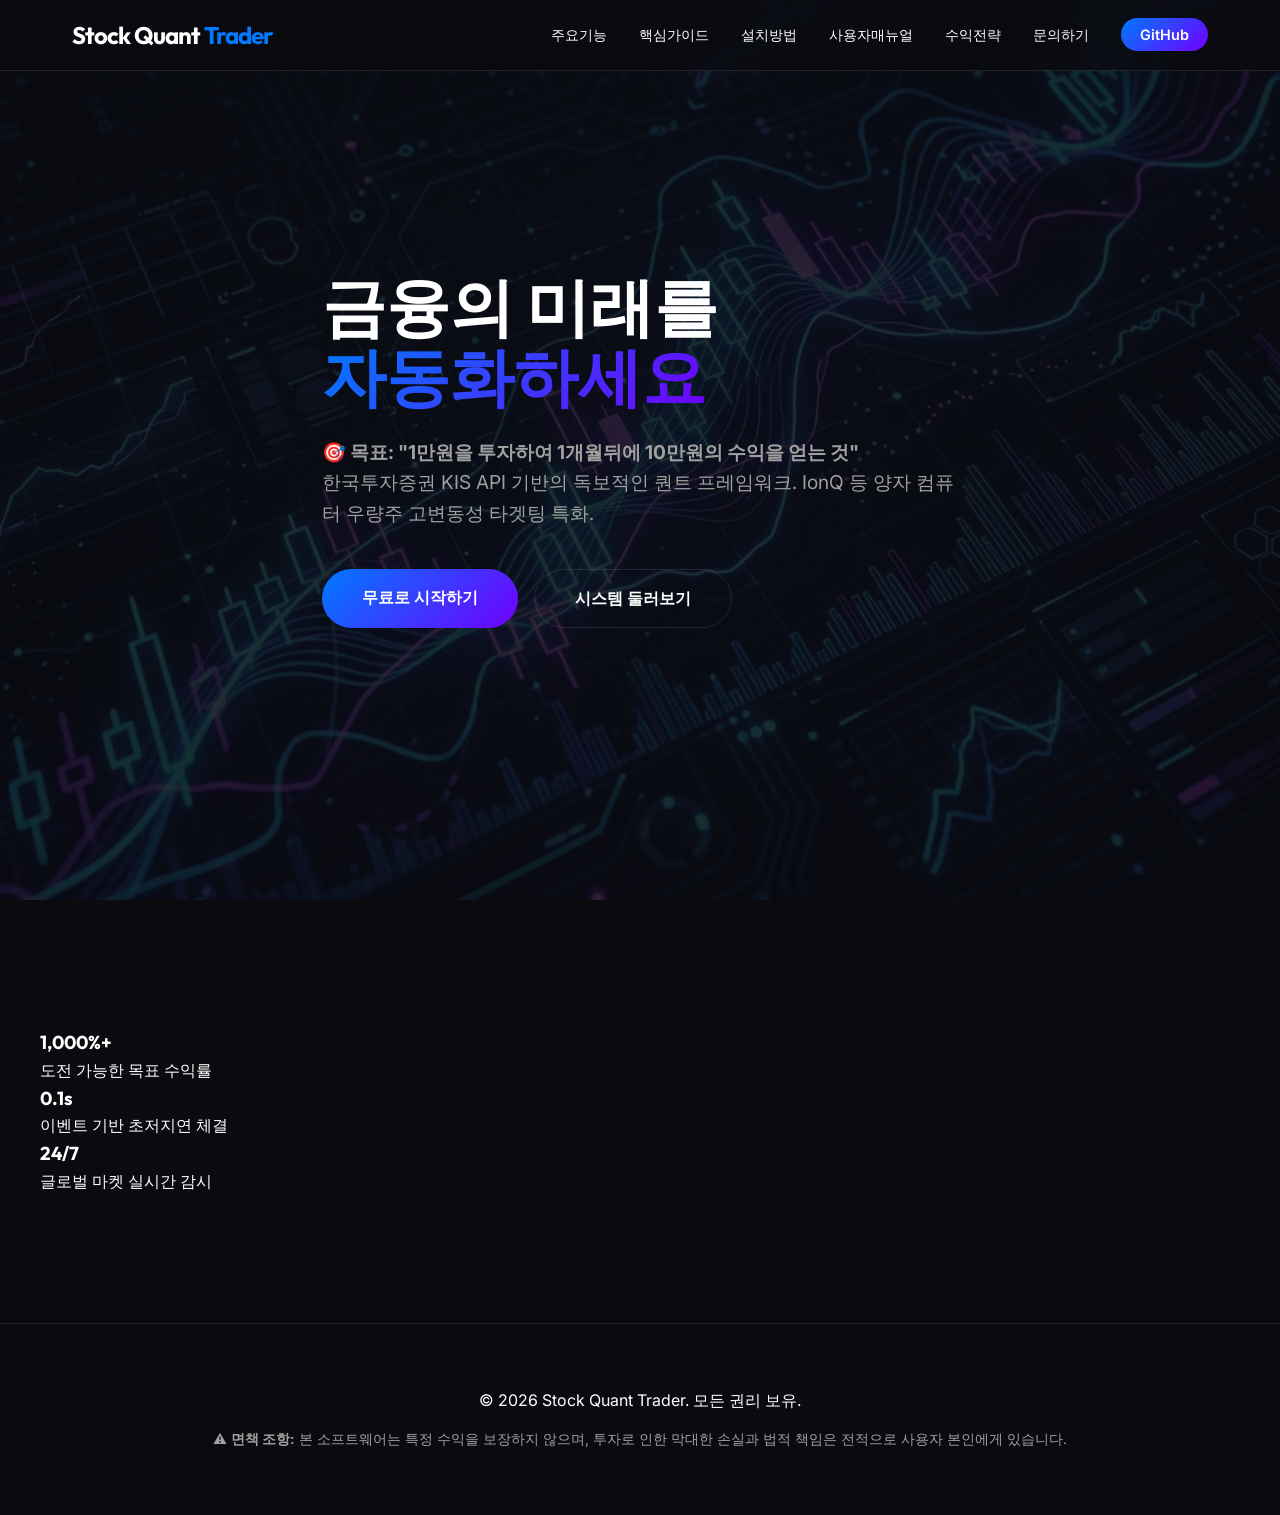
<file: docs/index.html>
<!DOCTYPE html>
<html lang="ko">
<head>
    <meta charset="UTF-8">
    <meta name="viewport" content="width=device-width, initial-scale=1.0">
    <title>Stock Quant Trader - 데이터로 증명하는 완성형 자동매매</title>
    <link rel="stylesheet" href="style.css">
    <link href="https://fonts.googleapis.com/css2?family=Inter:wght@300;400;600;800&family=Outfit:wght@400;700&display=swap" rel="stylesheet">
</head>
<body>
    <header id="main-header">
        <nav class="container">
            <div class="logo"><a href="index.html" style="text-decoration:none; color:inherit;">Stock Quant <span>Trader</span></a></div>
            <ul class="nav-links">
                <li><a href="features.html">주요기능</a></li>
                <li><a href="high_profit.html">핵심가이드</a></li>
                <li><a href="installation.html">설치방법</a></li>
                <li><a href="manual.html">사용자매뉴얼</a></li>
                <li><a href="strategy.html">수익전략</a></li>
                <li><a href="contact.html">문의하기</a></li>
                <li><a href="https://github.com/leemgs/stock-quant-trader" class="btn-github">GitHub</a></li>
            </ul>
        </nav>
    </header>

    <section id="hero" style="background-image: linear-gradient(rgba(10, 10, 15, 0.85), rgba(10, 10, 15, 0.85)), url('images/hero_bg.png');">
        <div class="container hero-content">
            <h1 class="fade-in">금융의 미래를<br><span class="gradient-text">자동화하세요</span></h1>
            <p class="fade-in delay-1"><strong>🎯 목표: "1만원을 투자하여 1개월뒤에 10만원의 수익을 얻는 것"</strong><br>한국투자증권 KIS API 기반의 독보적인 퀀트 프레임워크. IonQ 등 양자 컴퓨터 우량주 고변동성 타겟팅 특화.</p>
            <div class="hero-btns fade-in delay-2">
                <a href="installation.html" class="btn-primary">무료로 시작하기</a>
                <a href="features.html" class="btn-secondary">시스템 둘러보기</a>
            </div>
        </div>
    </section>

    <section class="container section">
        <div class="summary-grid">
            <div class="summary-item">
                <h3>1,000%+</h3>
                <p>도전 가능한 목표 수익률</p>
            </div>
            <div class="summary-item">
                <h3>0.1s</h3>
                <p>이벤트 기반 초저지연 체결</p>
            </div>
            <div class="summary-item">
                <h3>24/7</h3>
                <p>글로벌 마켓 실시간 감시</p>
            </div>
        </div>
    </section>

    <footer id="main-footer">
        <div class="container">
            <p>&copy; 2026 Stock Quant Trader. 모든 권리 보유.</p>
            <p class="disclaimer" style="margin-top:1rem; font-size:0.85rem; color:var(--text-muted);">⚠️ <strong>면책 조항:</strong> 본 소프트웨어는 특정 수익을 보장하지 않으며, 투자로 인한 막대한 손실과 법적 책임은 전적으로 사용자 본인에게 있습니다.</p>
        </div>
    </footer>
    <script src="script.js"></script>
</body>
</html>
</file>
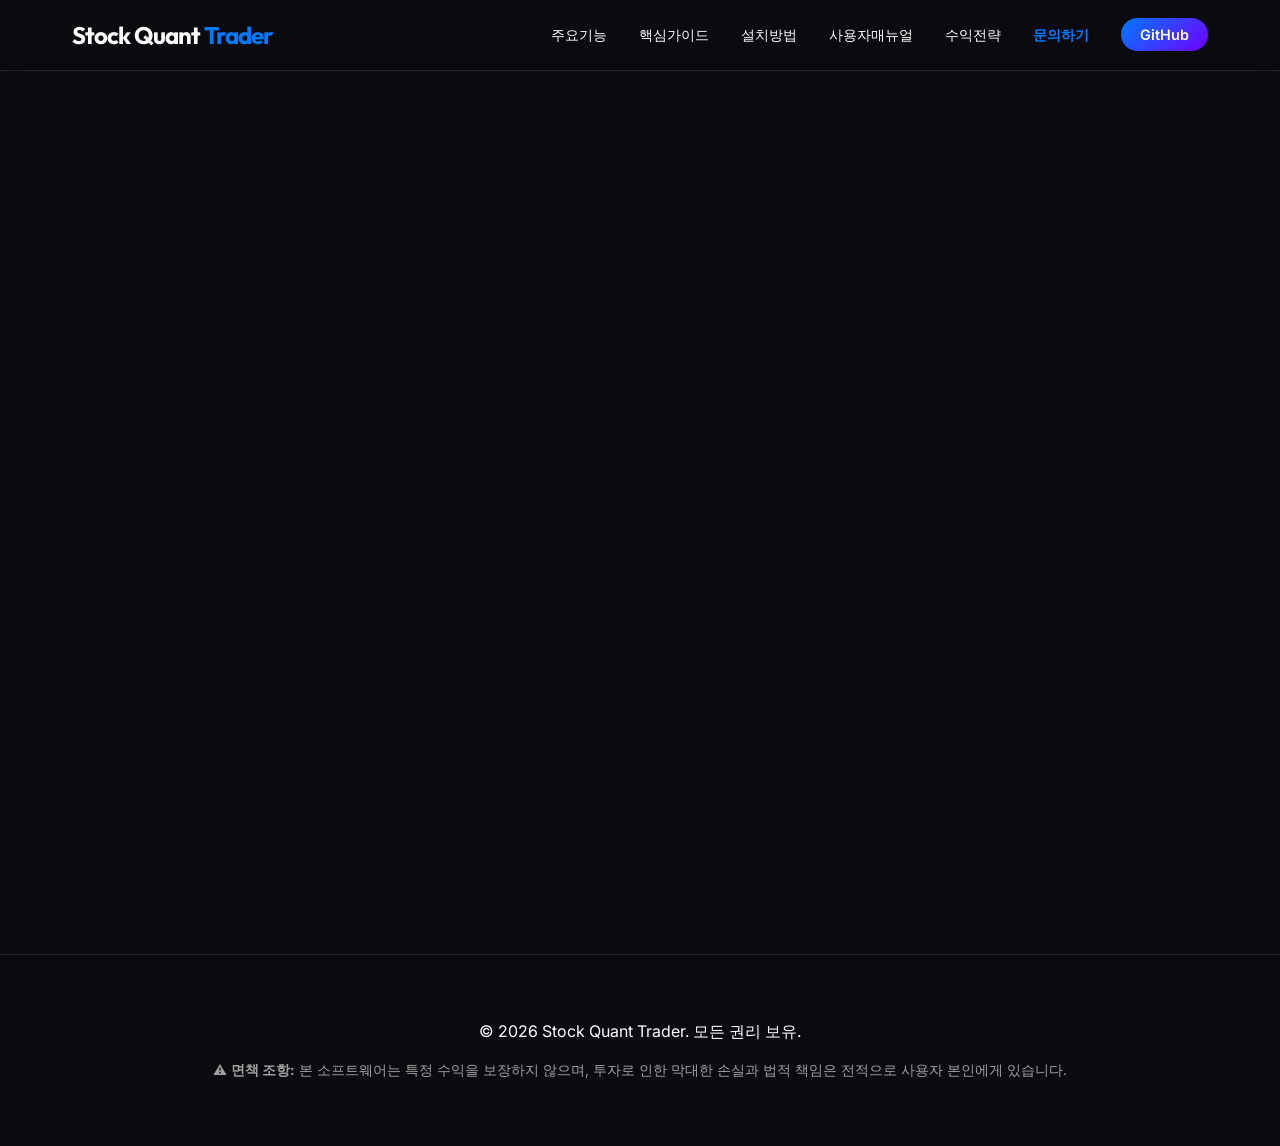
<file: docs/contact.html>
<!DOCTYPE html>
<html lang="ko">
<head>
    <meta charset="UTF-8">
    <meta name="viewport" content="width=device-width, initial-scale=1.0">
    <title>문의하기 - Stock Quant Trader</title>
    <link rel="stylesheet" href="style.css">
    <link href="https://fonts.googleapis.com/css2?family=Inter:wght@300;400;600;800&family=Outfit:wght@400;700&display=swap" rel="stylesheet">
</head>
<body>
    <header id="main-header">
        <nav class="container">
            <div class="logo"><a href="index.html" style="text-decoration:none; color:inherit;">Stock Quant <span>Trader</span></a></div>
            <ul class="nav-links">
                <li><a href="features.html">주요기능</a></li>
                <li><a href="high_profit.html">핵심가이드</a></li>
                <li><a href="installation.html">설치방법</a></li>
                <li><a href="manual.html">사용자매뉴얼</a></li>
                <li><a href="strategy.html">수익전략</a></li>
                <li><a href="contact.html" class="active">문의하기</a></li>
                <li><a href="https://github.com/leemgs/stock-quant-trader" class="btn-github">GitHub</a></li>
            </ul>
        </nav>
    </header>

    <main class="container section">
        <div class="contact-card fade-in">
            <h2 style="font-size: 2.5rem; margin-bottom: 1rem;">📬 기술 지원 및 문의</h2>
            <p style="color: var(--text-muted); font-size: 1.1rem; margin-bottom: 2.5rem;">프로그램 설치 중 오류가 발생하거나, 전략 커스터마이징에 도움이 필요하신가요?<br>언제든 아래 이메일로 연락해 주시면 성심껏 답변해 드리겠습니다.</p>
            <a href="mailto:leemgs@gmail.com" class="email-box">
                <span class="email-label">공식 문의처 (Official Support)</span>
                <span class="email-link">leemgs@gmail.com</span>
            </a>
            <div class="support-info">
                <p><strong>업무 시간</strong>: 평일 오전 10시 - 오후 6시</p>
                <p><strong>답변 속도</strong>: 평균 24시간 이내 (공휴일 제외)</p>
            </div>
            <p class="small-text">매매 알고리즘 및 시스템 로직에 관한 전문적인 상담이 가능합니다.</p>
        </div>
    </main>

    <footer id="main-footer">
        <div class="container">
            <p>&copy; 2026 Stock Quant Trader. 모든 권리 보유.</p>
            <p class="disclaimer" style="margin-top:1rem; font-size:0.85rem; color:var(--text-muted);">⚠️ <strong>면책 조항:</strong> 본 소프트웨어는 특정 수익을 보장하지 않으며, 투자로 인한 막대한 손실과 법적 책임은 전적으로 사용자 본인에게 있습니다.</p>
        </div>
    </footer>
</body>
</html>
</file>
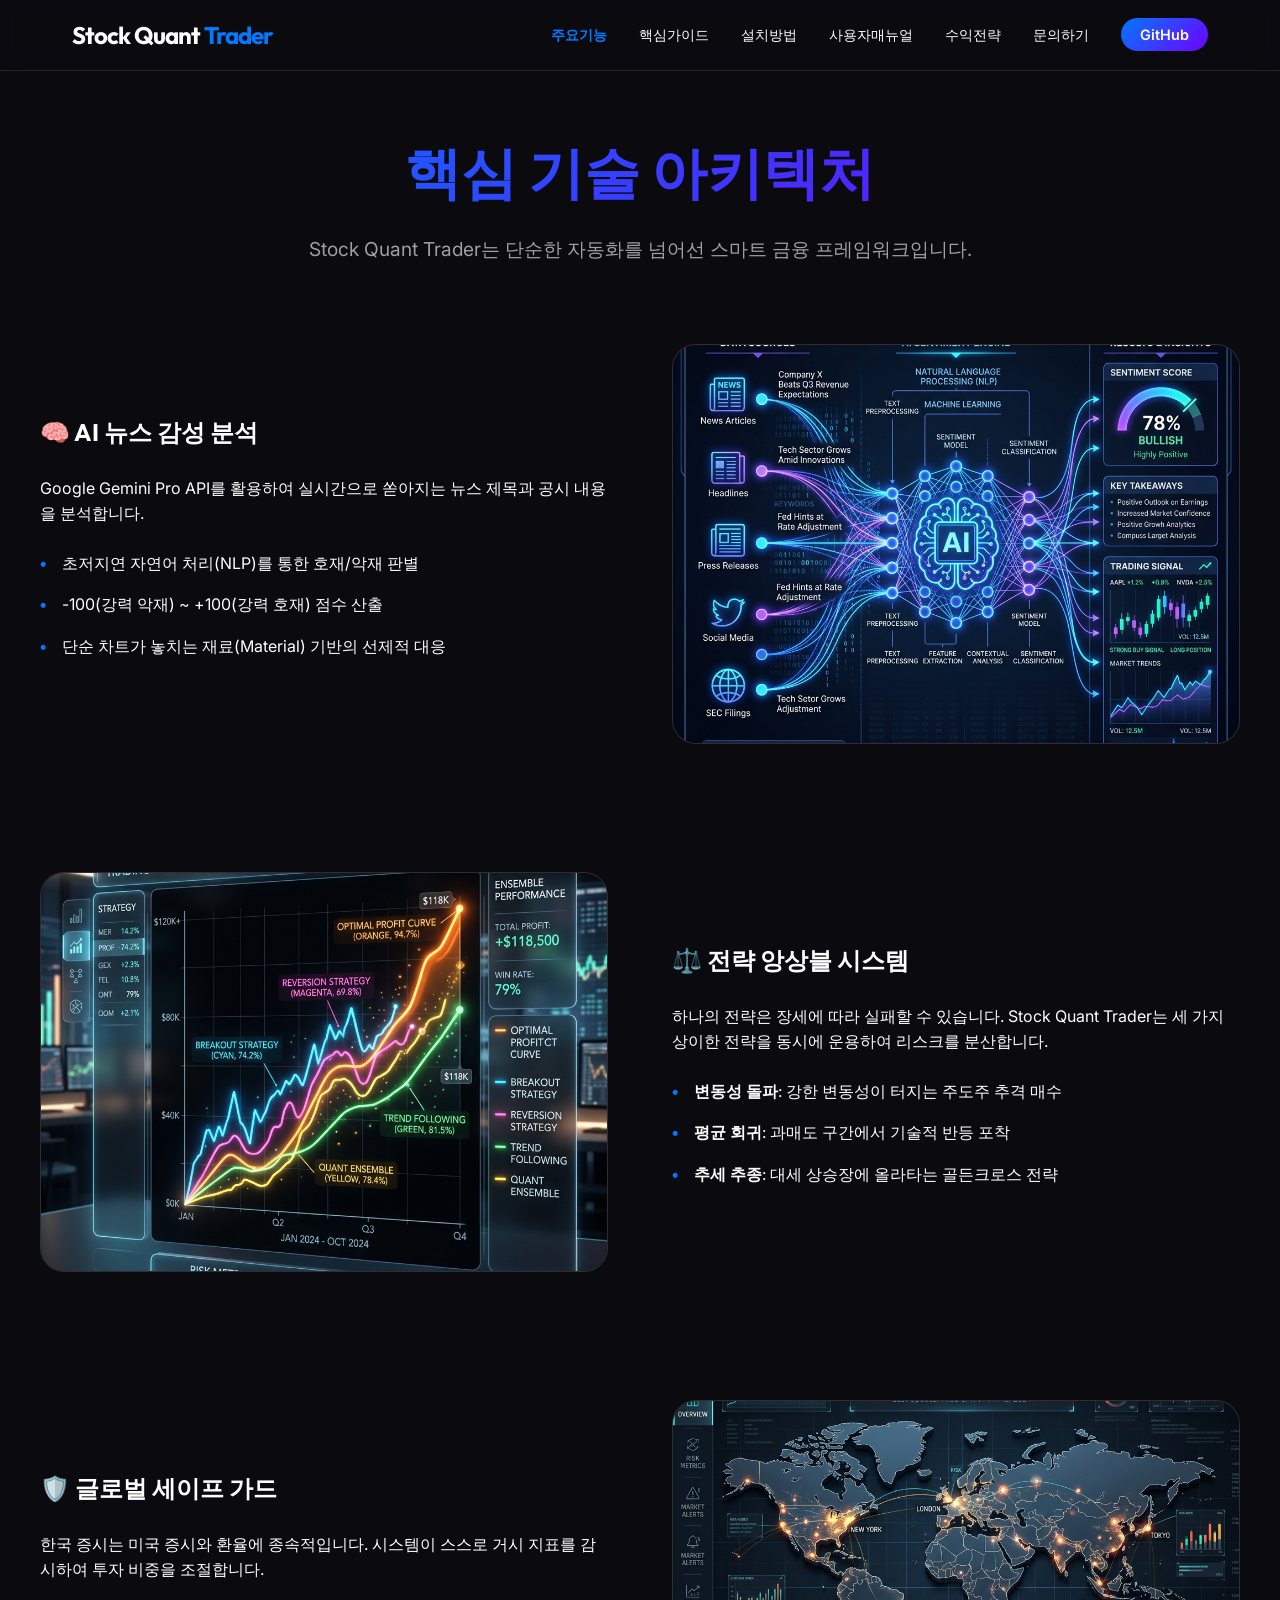
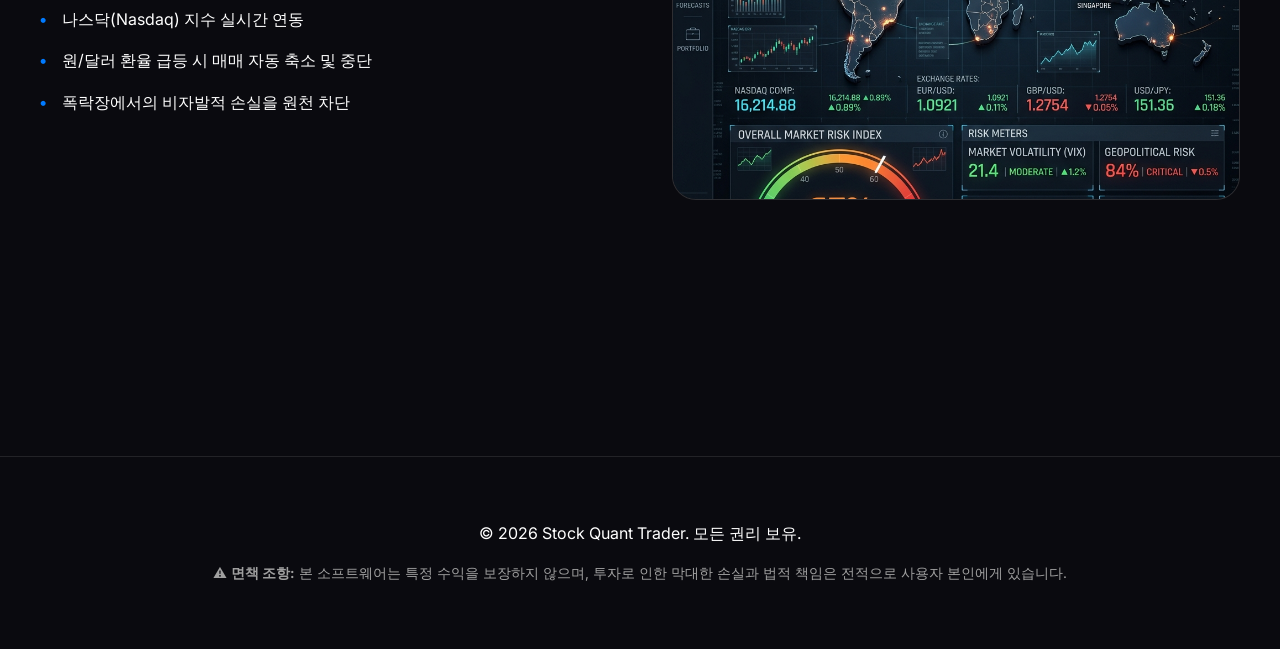
<file: docs/features.html>
<!DOCTYPE html>
<html lang="ko">
<head>
    <meta charset="UTF-8">
    <meta name="viewport" content="width=device-width, initial-scale=1.0">
    <title>주요기능 - Stock Quant Trader</title>
    <link rel="stylesheet" href="style.css">
    <link href="https://fonts.googleapis.com/css2?family=Inter:wght@300;400;600;800&family=Outfit:wght@400;700&display=swap" rel="stylesheet">
</head>
<body>
    <header id="main-header">
        <nav class="container">
            <div class="logo"><a href="index.html" style="text-decoration:none; color:inherit;">Stock Quant <span>Trader</span></a></div>
            <ul class="nav-links">
                <li><a href="features.html" class="active">주요기능</a></li>
                <li><a href="high_profit.html">핵심가이드</a></li>
                <li><a href="installation.html">설치방법</a></li>
                <li><a href="manual.html">사용자매뉴얼</a></li>
                <li><a href="strategy.html">수익전략</a></li>
                <li><a href="contact.html">문의하기</a></li>
                <li><a href="https://github.com/leemgs/stock-quant-trader" class="btn-github">GitHub</a></li>
            </ul>
        </nav>
    </header>

    <main class="container section">
        <h1 class="page-title">핵심 기술 아키텍처</h1>
        <p class="page-subtitle">Stock Quant Trader는 단순한 자동화를 넘어선 스마트 금융 프레임워크입니다.</p>

        <div class="feature-detail">
            <div class="detail-card">
                <div class="detail-text">
                    <h2>🧠 AI 뉴스 감성 분석</h2>
                    <p>Google Gemini Pro API를 활용하여 실시간으로 쏟아지는 뉴스 제목과 공시 내용을 분석합니다.</p>
                    <ul>
                        <li>초저지연 자연어 처리(NLP)를 통한 호재/악재 판별</li>
                        <li>-100(강력 악재) ~ +100(강력 호재) 점수 산출</li>
                        <li>단순 차트가 놓치는 재료(Material) 기반의 선제적 대응</li>
                    </ul>
                </div>
                <div class="detail-img"><img src="images/ai_analysis_concept.png" alt="AI Sentiment Analysis Concept" class="feature-img"></div>
            </div>

            <div class="detail-card reverse">
                <div class="detail-text">
                    <h2>⚖️ 전략 앙상블 시스템</h2>
                    <p>하나의 전략은 장세에 따라 실패할 수 있습니다. Stock Quant Trader는 세 가지 상이한 전략을 동시에 운용하여 리스크를 분산합니다.</p>
                    <ul>
                        <li><strong>변동성 돌파</strong>: 강한 변동성이 터지는 주도주 추격 매수</li>
                        <li><strong>평균 회귀</strong>: 과매도 구간에서 기술적 반등 포착</li>
                        <li><strong>추세 추종</strong>: 대세 상승장에 올라타는 골든크로스 전략</li>
                    </ul>
                </div>
                <div class="detail-img"><img src="images/strategy_ensemble_graph.png" alt="Strategy Ensemble Graph" class="feature-img"></div>
            </div>

            <div class="detail-card">
                <div class="detail-text">
                    <h2>🛡️ 글로벌 세이프 가드</h2>
                    <p>한국 증시는 미국 증시와 환율에 종속적입니다. 시스템이 스스로 거시 지표를 감시하여 투자 비중을 조절합니다.</p>
                    <ul>
                        <li>나스닥(Nasdaq) 지수 실시간 연동</li>
                        <li>원/달러 환율 급등 시 매매 자동 축소 및 중단</li>
                        <li>폭락장에서의 비자발적 손실을 원천 차단</li>
                    </ul>
                </div>
                <div class="detail-img"><img src="images/global_market_dashboard.png" alt="Global Market Dashboard" class="feature-img"></div>
            </div>
        </div>
    </main>

    <footer id="main-footer">
        <div class="container">
            <p>&copy; 2026 Stock Quant Trader. 모든 권리 보유.</p>
            <p class="disclaimer" style="margin-top:1rem; font-size:0.85rem; color:var(--text-muted);">⚠️ <strong>면책 조항:</strong> 본 소프트웨어는 특정 수익을 보장하지 않으며, 투자로 인한 막대한 손실과 법적 책임은 전적으로 사용자 본인에게 있습니다.</p>
        </div>
    </footer>
</body>
</html>
</file>
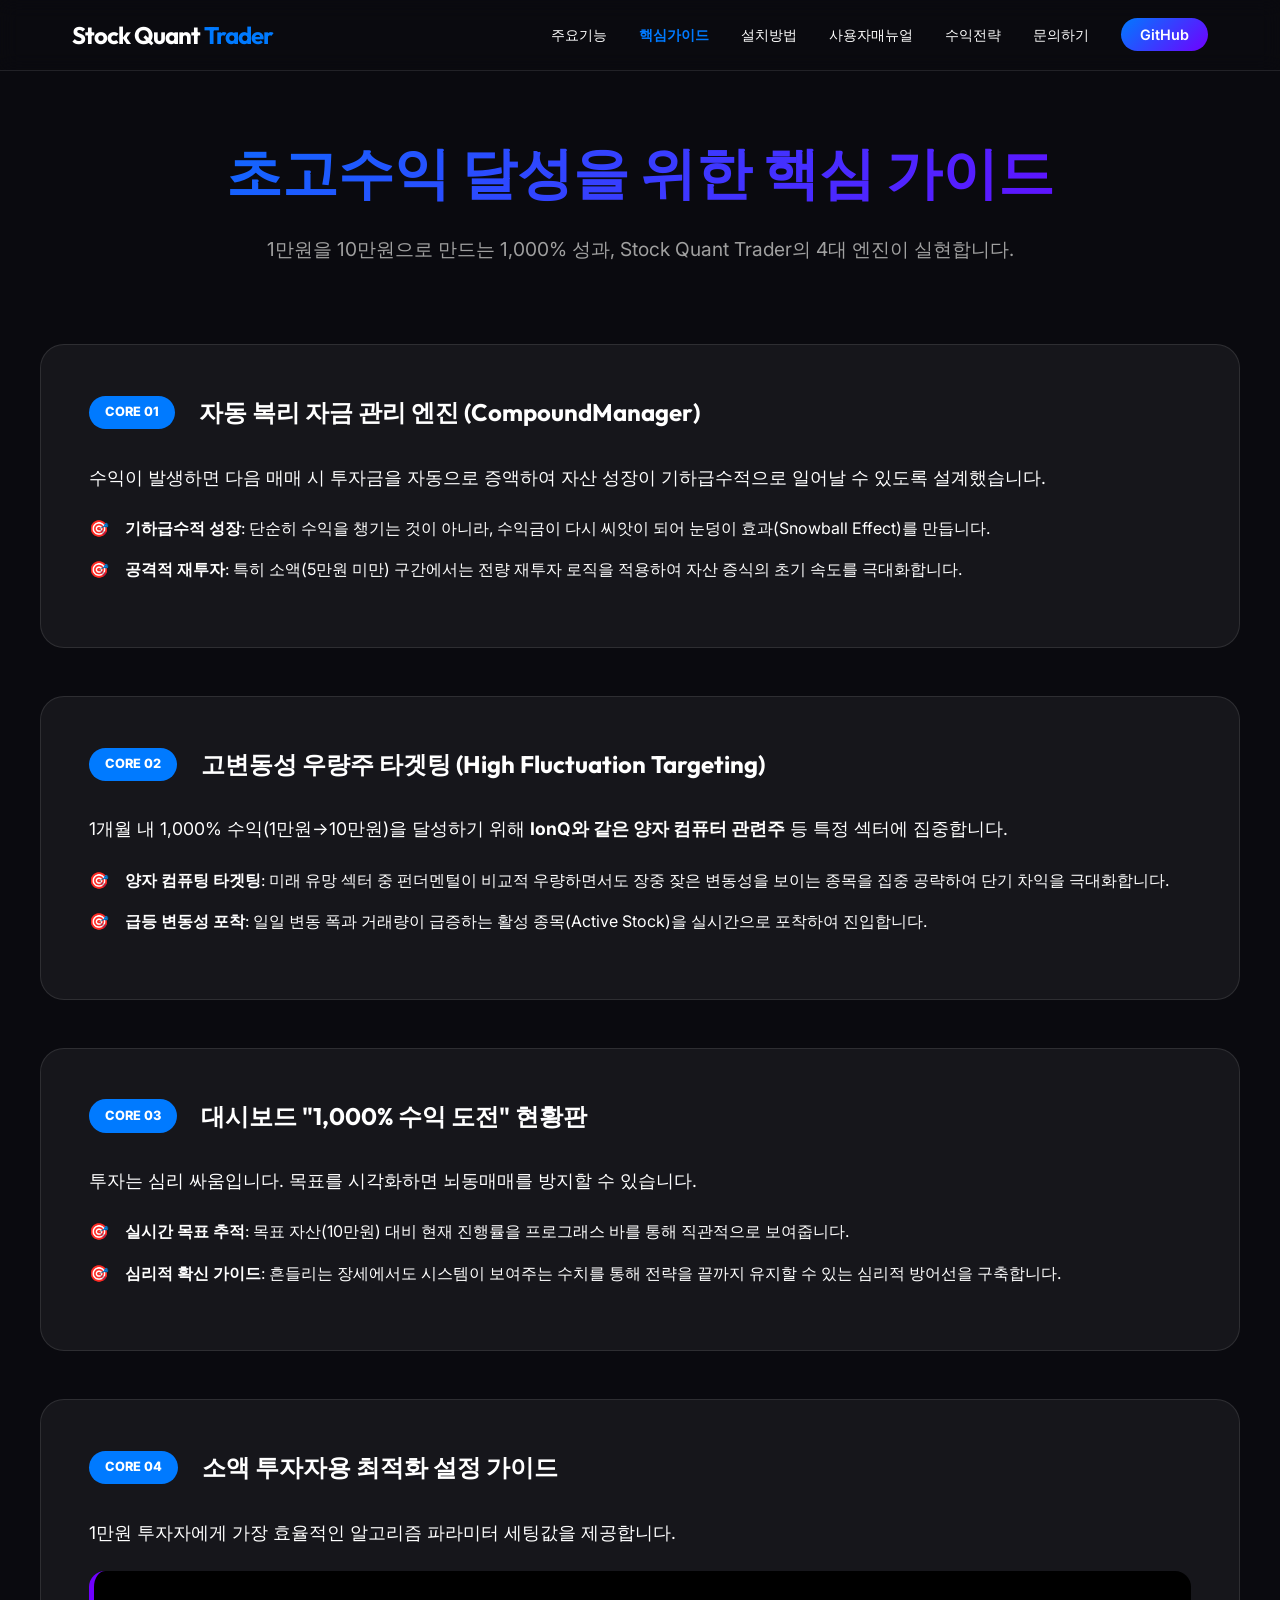
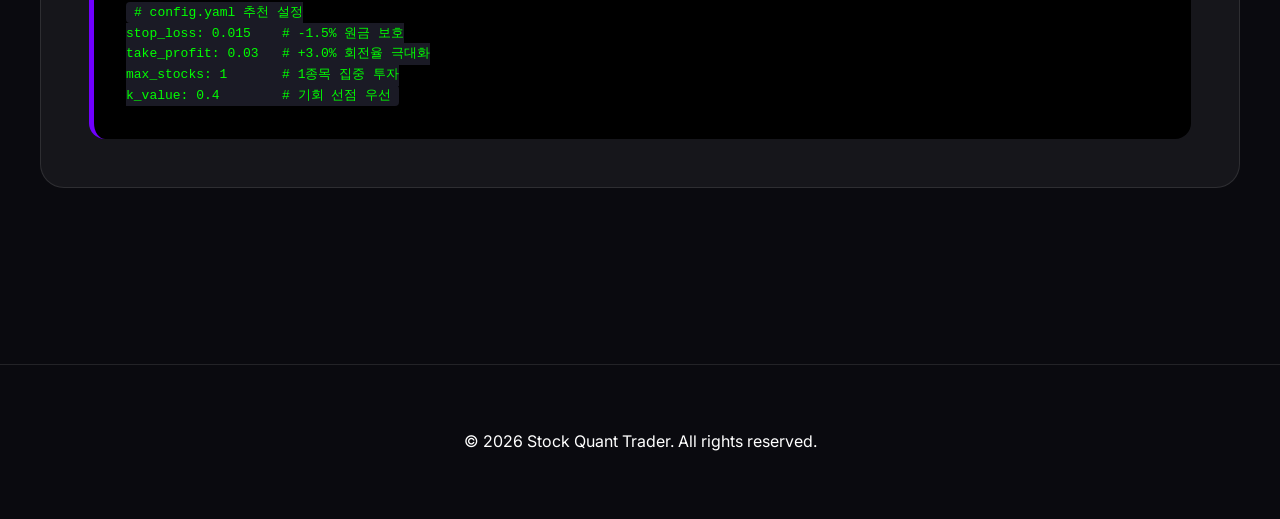
<file: docs/high_profit.html>
<!DOCTYPE html>
<html lang="ko">
<head>
    <meta charset="UTF-8">
    <meta name="viewport" content="width=device-width, initial-scale=1.0">
    <title>초고수익 핵심 가이드 - Stock Quant Trader</title>
    <link rel="stylesheet" href="style.css">
    <link href="https://fonts.googleapis.com/css2?family=Inter:wght@300;400;600;800&family=Outfit:wght@400;700&display=swap" rel="stylesheet">
</head>
<body>
    <header id="main-header">
        <nav class="container">
            <div class="logo"><a href="index.html" style="text-decoration:none; color:inherit;">Stock Quant <span>Trader</span></a></div>
            <ul class="nav-links">
                <li><a href="features.html">주요기능</a></li>
                <li><a href="high_profit.html" class="active">핵심가이드</a></li>
                <li><a href="installation.html">설치방법</a></li>
                <li><a href="manual.html">사용자매뉴얼</a></li>
                <li><a href="strategy.html">수익전략</a></li>
                <li><a href="contact.html">문의하기</a></li>
                <li><a href="https://github.com/leemgs/stock-quant-trader" class="btn-github">GitHub</a></li>
            </ul>
        </nav>
    </header>

    <main class="container section">
        <h1 class="page-title">초고수익 달성을 위한 핵심 가이드</h1>
        <p class="page-subtitle">1만원을 10만원으로 만드는 1,000% 성과, Stock Quant Trader의 4대 엔진이 실현합니다.</p>

        <div class="high-profit-content">
            <!-- 1. 복리 엔진 -->
            <div class="profit-section">
                <div class="profit-header">
                    <span class="profit-badge">CORE 01</span>
                    <h2>자동 복리 자금 관리 엔진 (CompoundManager)</h2>
                </div>
                <div class="profit-body">
                    <p>수익이 발생하면 다음 매매 시 투자금을 자동으로 증액하여 자산 성장이 기하급수적으로 일어날 수 있도록 설계했습니다.</p>
                    <ul>
                        <li><strong>기하급수적 성장</strong>: 단순히 수익을 챙기는 것이 아니라, 수익금이 다시 씨앗이 되어 눈덩이 효과(Snowball Effect)를 만듭니다.</li>
                        <li><strong>공격적 재투자</strong>: 특히 소액(5만원 미만) 구간에서는 전량 재투자 로직을 적용하여 자산 증식의 초기 속도를 극대화합니다.</li>
                    </ul>
                </div>
            </div>

            <!-- 2. 고변동성 타겟팅 -->
            <div class="profit-section">
                <div class="profit-header">
                    <span class="profit-badge">CORE 02</span>
                    <h2>고변동성 우량주 타겟팅 (High Fluctuation Targeting)</h2>
                </div>
                <div class="profit-body">
                    <p>1개월 내 1,000% 수익(1만원→10만원)을 달성하기 위해 <strong>IonQ와 같은 양자 컴퓨터 관련주</strong> 등 특정 섹터에 집중합니다.</p>
                    <ul>
                        <li><strong>양자 컴퓨팅 타겟팅</strong>: 미래 유망 섹터 중 펀더멘털이 비교적 우량하면서도 장중 잦은 변동성을 보이는 종목을 집중 공략하여 단기 차익을 극대화합니다.</li>
                        <li><strong>급등 변동성 포착</strong>: 일일 변동 폭과 거래량이 급증하는 활성 종목(Active Stock)을 실시간으로 포착하여 진입합니다.</li>
                    </ul>
                </div>
            </div>

            <!-- 3. 대시보드 챌린지 -->
            <div class="profit-section">
                <div class="profit-header">
                    <span class="profit-badge">CORE 03</span>
                    <h2>대시보드 "1,000% 수익 도전" 현황판</h2>
                </div>
                <div class="profit-body">
                    <p>투자는 심리 싸움입니다. 목표를 시각화하면 뇌동매매를 방지할 수 있습니다.</p>
                    <ul>
                        <li><strong>실시간 목표 추적</strong>: 목표 자산(10만원) 대비 현재 진행률을 프로그래스 바를 통해 직관적으로 보여줍니다.</li>
                        <li><strong>심리적 확신 가이드</strong>: 흔들리는 장세에서도 시스템이 보여주는 수치를 통해 전략을 끝까지 유지할 수 있는 심리적 방어선을 구축합니다.</li>
                    </ul>
                </div>
            </div>

            <!-- 4. 최적화 가이드 -->
            <div class="profit-section">
                <div class="profit-header">
                    <span class="profit-badge">CORE 04</span>
                    <h2>소액 투자자용 최적화 설정 가이드</h2>
                </div>
                <div class="profit-body">
                    <p>1만원 투자자에게 가장 효율적인 알고리즘 파라미터 세팅값을 제공합니다.</p>
                    <div class="config-highlight">
                        <pre><code># config.yaml 추천 설정
stop_loss: 0.015    # -1.5% 원금 보호
take_profit: 0.03   # +3.0% 회전율 극대화
max_stocks: 1       # 1종목 집중 투자
k_value: 0.4        # 기회 선점 우선</code></pre>
                    </div>
                </div>
            </div>
        </div>
    </main>

    <footer id="main-footer">
        <div class="container">
            <p>&copy; 2026 Stock Quant Trader. All rights reserved.</p>
        </div>
    </footer>
</body>
</html>
</file>
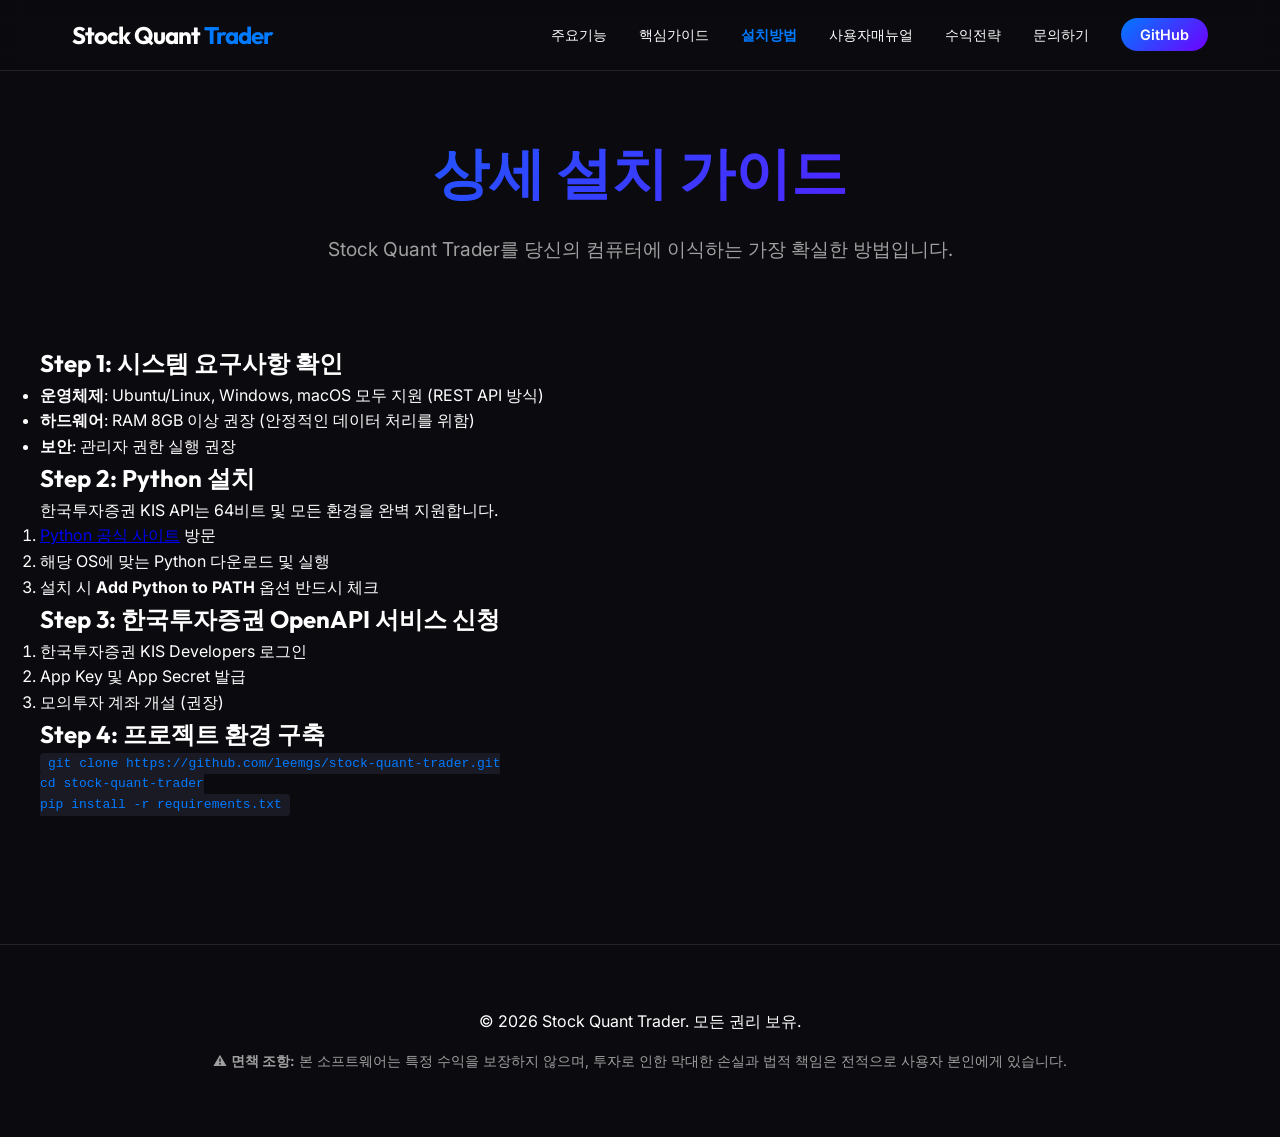
<file: docs/installation.html>
<!DOCTYPE html>
<html lang="ko">
<head>
    <meta charset="UTF-8">
    <meta name="viewport" content="width=device-width, initial-scale=1.0">
    <title>설치 가이드 - Stock Quant Trader</title>
    <link rel="stylesheet" href="style.css">
    <link href="https://fonts.googleapis.com/css2?family=Inter:wght@300;400;600;800&family=Outfit:wght@400;700&display=swap" rel="stylesheet">
</head>
<body>
    <header id="main-header">
        <nav class="container">
            <div class="logo"><a href="index.html" style="text-decoration:none; color:inherit;">Stock Quant <span>Trader</span></a></div>
            <ul class="nav-links">
                <li><a href="features.html">주요기능</a></li>
                <li><a href="high_profit.html">핵심가이드</a></li>
                <li><a href="installation.html" class="active">설치방법</a></li>
                <li><a href="manual.html">사용자매뉴얼</a></li>
                <li><a href="strategy.html">수익전략</a></li>
                <li><a href="contact.html">문의하기</a></li>
                <li><a href="https://github.com/leemgs/stock-quant-trader" class="btn-github">GitHub</a></li>
            </ul>
        </nav>
    </header>

    <main class="container section">
        <h1 class="page-title">상세 설치 가이드</h1>
        <p class="page-subtitle">Stock Quant Trader를 당신의 컴퓨터에 이식하는 가장 확실한 방법입니다.</p>

        <div class="guide-content">
            <div class="guide-section">
                <h2>Step 1: 시스템 요구사항 확인</h2>
                <ul>
                    <li><strong>운영체제</strong>: Ubuntu/Linux, Windows, macOS 모두 지원 (REST API 방식)</li>
                    <li><strong>하드웨어</strong>: RAM 8GB 이상 권장 (안정적인 데이터 처리를 위함)</li>
                    <li><strong>보안</strong>: 관리자 권한 실행 권장</li>
                </ul>
            </div>

            <div class="guide-section">
                <h2>Step 2: Python 설치</h2>
                <p>한국투자증권 KIS API는 64비트 및 모든 환경을 완벽 지원합니다.</p>
                <ol>
                    <li><a href="https://www.python.org/downloads/">Python 공식 사이트</a> 방문</li>
                    <li>해당 OS에 맞는 Python 다운로드 및 실행</li>
                    <li>설치 시 <strong>Add Python to PATH</strong> 옵션 반드시 체크</li>
                </ol>
            </div>

            <div class="guide-section">
                <h2>Step 3: 한국투자증권 OpenAPI 서비스 신청</h2>
                <ol>
                    <li>한국투자증권 KIS Developers 로그인</li>
                    <li>App Key 및 App Secret 발급</li>
                    <li>모의투자 계좌 개설 (권장)</li>
                </ol>
            </div>

            <div class="guide-section">
                <h2>Step 4: 프로젝트 환경 구축</h2>
                <pre><code>git clone https://github.com/leemgs/stock-quant-trader.git
cd stock-quant-trader
pip install -r requirements.txt</code></pre>
            </div>
        </div>
    </main>

    <footer id="main-footer">
        <div class="container">
            <p>&copy; 2026 Stock Quant Trader. 모든 권리 보유.</p>
            <p class="disclaimer" style="margin-top:1rem; font-size:0.85rem; color:var(--text-muted);">⚠️ <strong>면책 조항:</strong> 본 소프트웨어는 특정 수익을 보장하지 않으며, 투자로 인한 막대한 손실과 법적 책임은 전적으로 사용자 본인에게 있습니다.</p>
        </div>
    </footer>
</body>
</html>
</file>
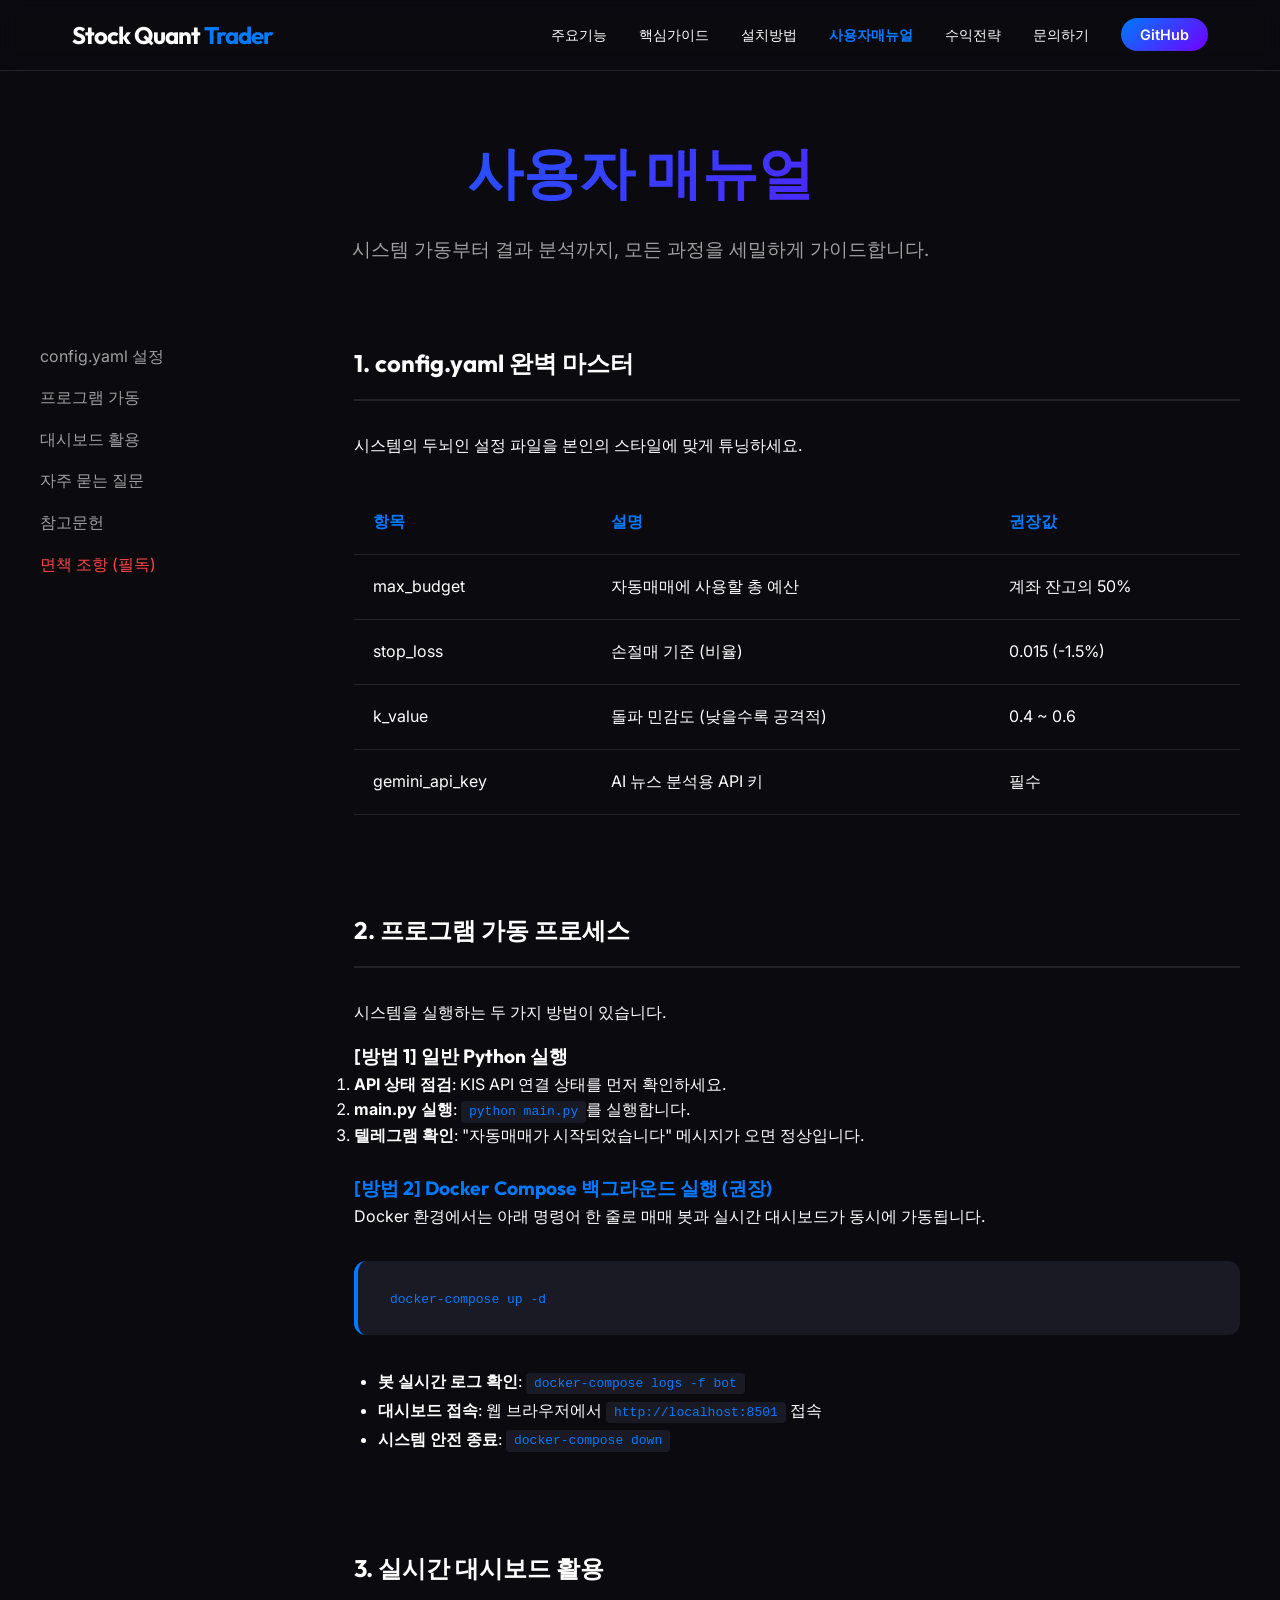
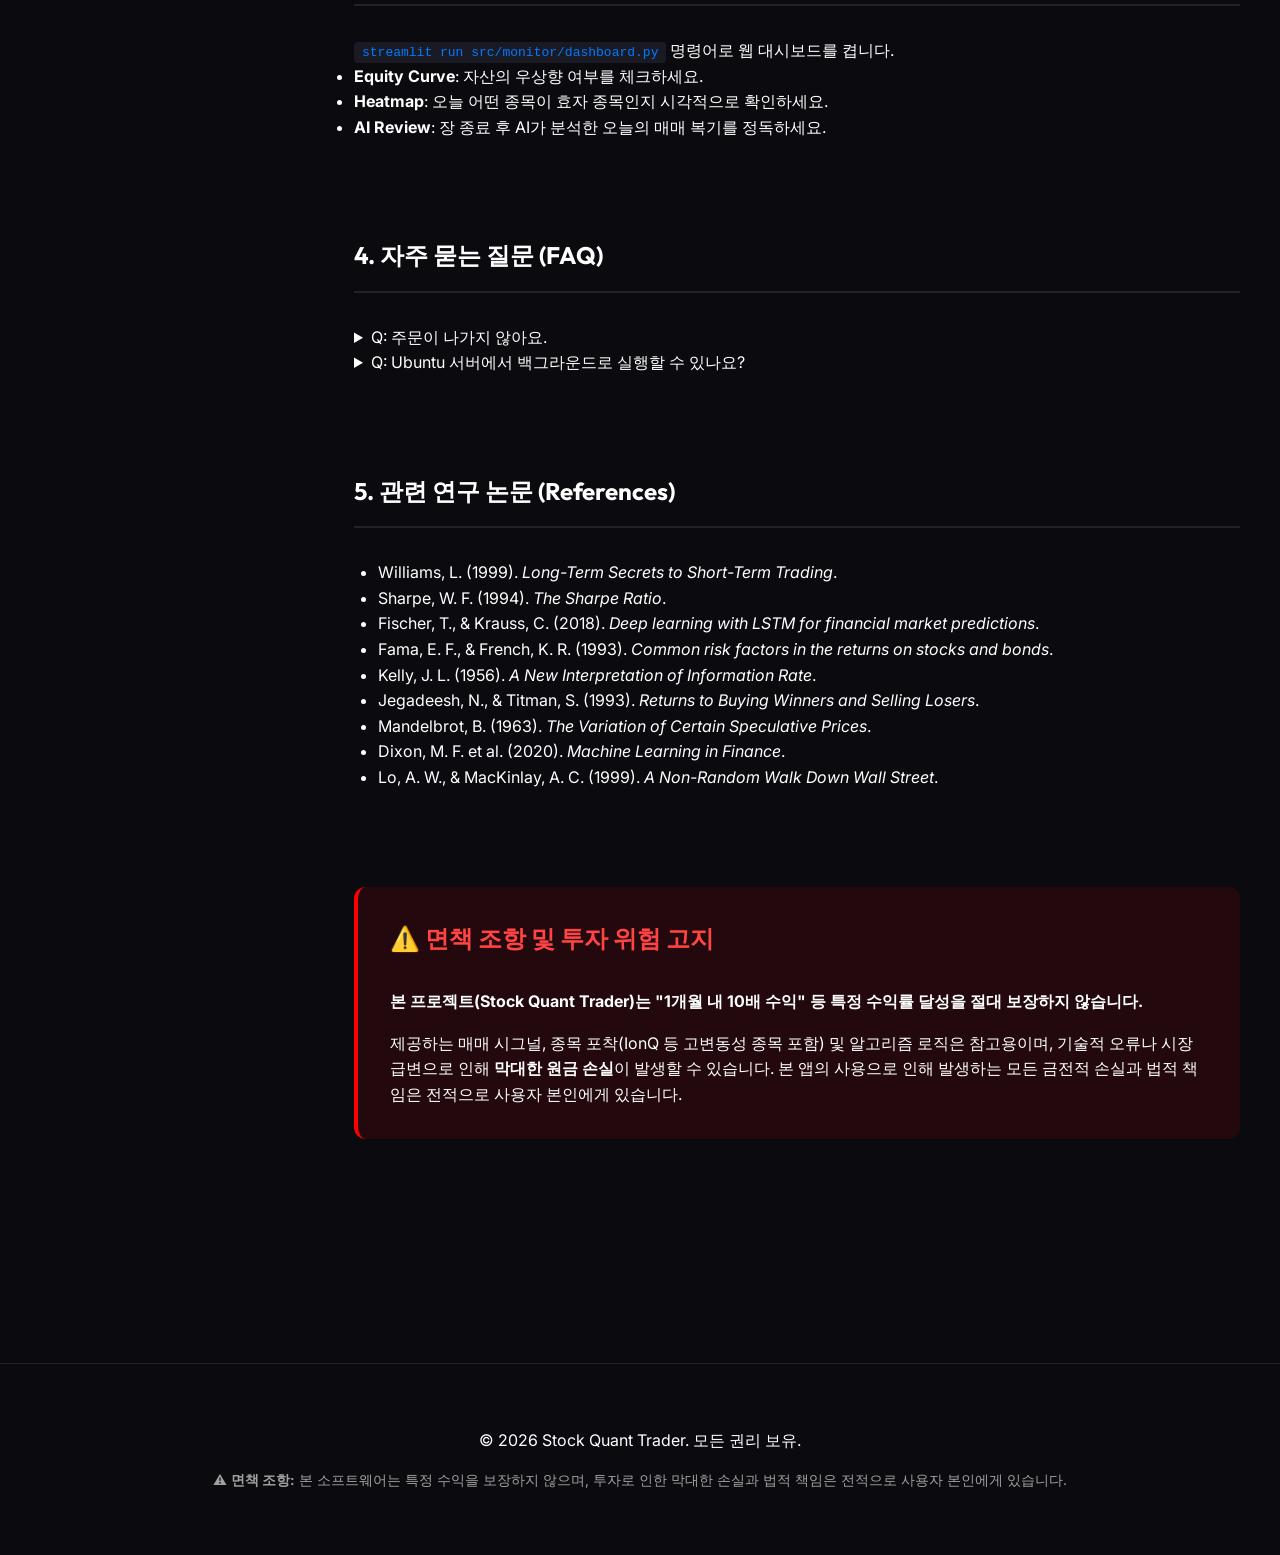
<file: docs/manual.html>
<!DOCTYPE html>
<html lang="ko">
<head>
    <meta charset="UTF-8">
    <meta name="viewport" content="width=device-width, initial-scale=1.0">
    <title>사용자 매뉴얼 - Stock Quant Trader</title>
    <link rel="stylesheet" href="style.css">
    <link href="https://fonts.googleapis.com/css2?family=Inter:wght@300;400;600;800&family=Outfit:wght@400;700&display=swap" rel="stylesheet">
</head>
<body>
    <header id="main-header">
        <nav class="container">
            <div class="logo"><a href="index.html" style="text-decoration:none; color:inherit;">Stock Quant <span>Trader</span></a></div>
            <ul class="nav-links">
                <li><a href="features.html">주요기능</a></li>
                <li><a href="high_profit.html">핵심가이드</a></li>
                <li><a href="installation.html">설치방법</a></li>
                <li><a href="manual.html" class="active">사용자매뉴얼</a></li>
                <li><a href="strategy.html">수익전략</a></li>
                <li><a href="contact.html">문의하기</a></li>
                <li><a href="https://github.com/leemgs/stock-quant-trader" class="btn-github">GitHub</a></li>
            </ul>
        </nav>
    </header>

    <main class="container section">
        <h1 class="page-title">사용자 매뉴얼</h1>
        <p class="page-subtitle">시스템 가동부터 결과 분석까지, 모든 과정을 세밀하게 가이드합니다.</p>

        <div class="manual-grid">
            <div class="manual-sidebar">
                <ul>
                    <li><a href="#config">config.yaml 설정</a></li>
                    <li><a href="#running">프로그램 가동</a></li>
                    <li><a href="#dashboard">대시보드 활용</a></li>
                    <li><a href="#faq">자주 묻는 질문</a></li>
                    <li><a href="#references">참고문헌</a></li>
                    <li><a href="#disclaimer" style="color:#ff4444;">면책 조항 (필독)</a></li>
                </ul>
            </div>
            
            <div class="manual-main">
                <section id="config">
                    <h2>1. config.yaml 완벽 마스터</h2>
                    <p>시스템의 두뇌인 설정 파일을 본인의 스타일에 맞게 튜닝하세요.</p>
                    <table class="manual-table">
                        <tr><th>항목</th><th>설명</th><th>권장값</th></tr>
                        <tr><td>max_budget</td><td>자동매매에 사용할 총 예산</td><td>계좌 잔고의 50%</td></tr>
                        <tr><td>stop_loss</td><td>손절매 기준 (비율)</td><td>0.015 (-1.5%)</td></tr>
                        <tr><td>k_value</td><td>돌파 민감도 (낮을수록 공격적)</td><td>0.4 ~ 0.6</td></tr>
                        <tr><td>gemini_api_key</td><td>AI 뉴스 분석용 API 키</td><td>필수</td></tr>
                    </table>
                </section>

                <section id="running">
                    <h2>2. 프로그램 가동 프로세스</h2>
                    <p>시스템을 실행하는 두 가지 방법이 있습니다.</p>
                    
                    <h3 style="margin-top: 1rem; font-size: 1.2rem;">[방법 1] 일반 Python 실행</h3>
                    <ol>
                        <li><strong>API 상태 점검</strong>: KIS API 연결 상태를 먼저 확인하세요.</li>
                        <li><strong>main.py 실행</strong>: <code>python main.py</code>를 실행합니다.</li>
                        <li><strong>텔레그램 확인</strong>: "자동매매가 시작되었습니다" 메시지가 오면 정상입니다.</li>
                    </ol>
                    
                    <h3 style="margin-top: 1.5rem; font-size: 1.2rem; color: var(--primary-color);">[방법 2] Docker Compose 백그라운드 실행 (권장)</h3>
                    <p>Docker 환경에서는 아래 명령어 한 줄로 매매 봇과 실시간 대시보드가 동시에 가동됩니다.</p>
                    <div class="code-box"><code>docker-compose up -d</code></div>
                    <ul style="margin-top: 0.5rem; margin-left: 1.5rem; line-height: 1.8;">
                        <li><strong>봇 실시간 로그 확인</strong>: <code>docker-compose logs -f bot</code></li>
                        <li><strong>대시보드 접속</strong>: 웹 브라우저에서 <code>http://localhost:8501</code> 접속</li>
                        <li><strong>시스템 안전 종료</strong>: <code>docker-compose down</code></li>
                    </ul>
                </section>

                <section id="dashboard">
                    <h2>3. 실시간 대시보드 활용</h2>
                    <p><code>streamlit run src/monitor/dashboard.py</code> 명령어로 웹 대시보드를 켭니다.</p>
                    <ul>
                        <li><strong>Equity Curve</strong>: 자산의 우상향 여부를 체크하세요.</li>
                        <li><strong>Heatmap</strong>: 오늘 어떤 종목이 효자 종목인지 시각적으로 확인하세요.</li>
                        <li><strong>AI Review</strong>: 장 종료 후 AI가 분석한 오늘의 매매 복기를 정독하세요.</li>
                    </ul>
                </section>

                <section id="faq">
                    <h2>4. 자주 묻는 질문 (FAQ)</h2>
                    <details>
                        <summary>Q: 주문이 나가지 않아요.</summary>
                        <p>A: 1. 예수금이 부족하지 않은지 확인하세요. 2. 모의투자 계좌인 경우 한국투자증권 홈페이지에서 '모의투자 신청'이 되어 있는지 확인하세요.</p>
                    </details>
                    <details>
                        <summary>Q: Ubuntu 서버에서 백그라운드로 실행할 수 있나요?</summary>
                        <p>A: 네, 가능합니다. nohup, tmux, docker 등을 활용하여 24시간 가동할 수 있습니다.</p>
                    </details>
                </section>

                <section id="references">
                    <h2>5. 관련 연구 논문 (References)</h2>
                    <ul style="margin-left: 1.5rem;">
                        <li>Williams, L. (1999). <i>Long-Term Secrets to Short-Term Trading</i>.</li>
                        <li>Sharpe, W. F. (1994). <i>The Sharpe Ratio</i>.</li>
                        <li>Fischer, T., & Krauss, C. (2018). <i>Deep learning with LSTM for financial market predictions</i>.</li>
                        <li>Fama, E. F., & French, K. R. (1993). <i>Common risk factors in the returns on stocks and bonds</i>.</li>
                        <li>Kelly, J. L. (1956). <i>A New Interpretation of Information Rate</i>.</li>
                        <li>Jegadeesh, N., & Titman, S. (1993). <i>Returns to Buying Winners and Selling Losers</i>.</li>
                        <li>Mandelbrot, B. (1963). <i>The Variation of Certain Speculative Prices</i>.</li>
                        <li>Dixon, M. F. et al. (2020). <i>Machine Learning in Finance</i>.</li>
                        <li>Lo, A. W., & MacKinlay, A. C. (1999). <i>A Non-Random Walk Down Wall Street</i>.</li>
                    </ul>
                </section>

                <section id="disclaimer" style="margin-top:4rem; padding:2rem; background:rgba(255,0,0,0.1); border-left:4px solid red; border-radius:12px;">
                    <h2 style="border:none; margin-bottom:1rem; color:#ff4444;">⚠️ 면책 조항 및 투자 위험 고지</h2>
                    <p><strong>본 프로젝트(Stock Quant Trader)는 "1개월 내 10배 수익" 등 특정 수익률 달성을 절대 보장하지 않습니다.</strong></p>
                    <p style="margin-top:1rem;">제공하는 매매 시그널, 종목 포착(IonQ 등 고변동성 종목 포함) 및 알고리즘 로직은 참고용이며, 기술적 오류나 시장 급변으로 인해 <strong>막대한 원금 손실</strong>이 발생할 수 있습니다. 본 앱의 사용으로 인해 발생하는 모든 금전적 손실과 법적 책임은 전적으로 사용자 본인에게 있습니다.</p>
                </section>
            </div>
            </div>
        </div>
    </main>

    <footer id="main-footer">
        <div class="container">
            <p>&copy; 2026 Stock Quant Trader. 모든 권리 보유.</p>
            <p class="disclaimer" style="margin-top:1rem; font-size:0.85rem; color:var(--text-muted);">⚠️ <strong>면책 조항:</strong> 본 소프트웨어는 특정 수익을 보장하지 않으며, 투자로 인한 막대한 손실과 법적 책임은 전적으로 사용자 본인에게 있습니다.</p>
        </div>
    </footer>
</body>
</html>
</file>
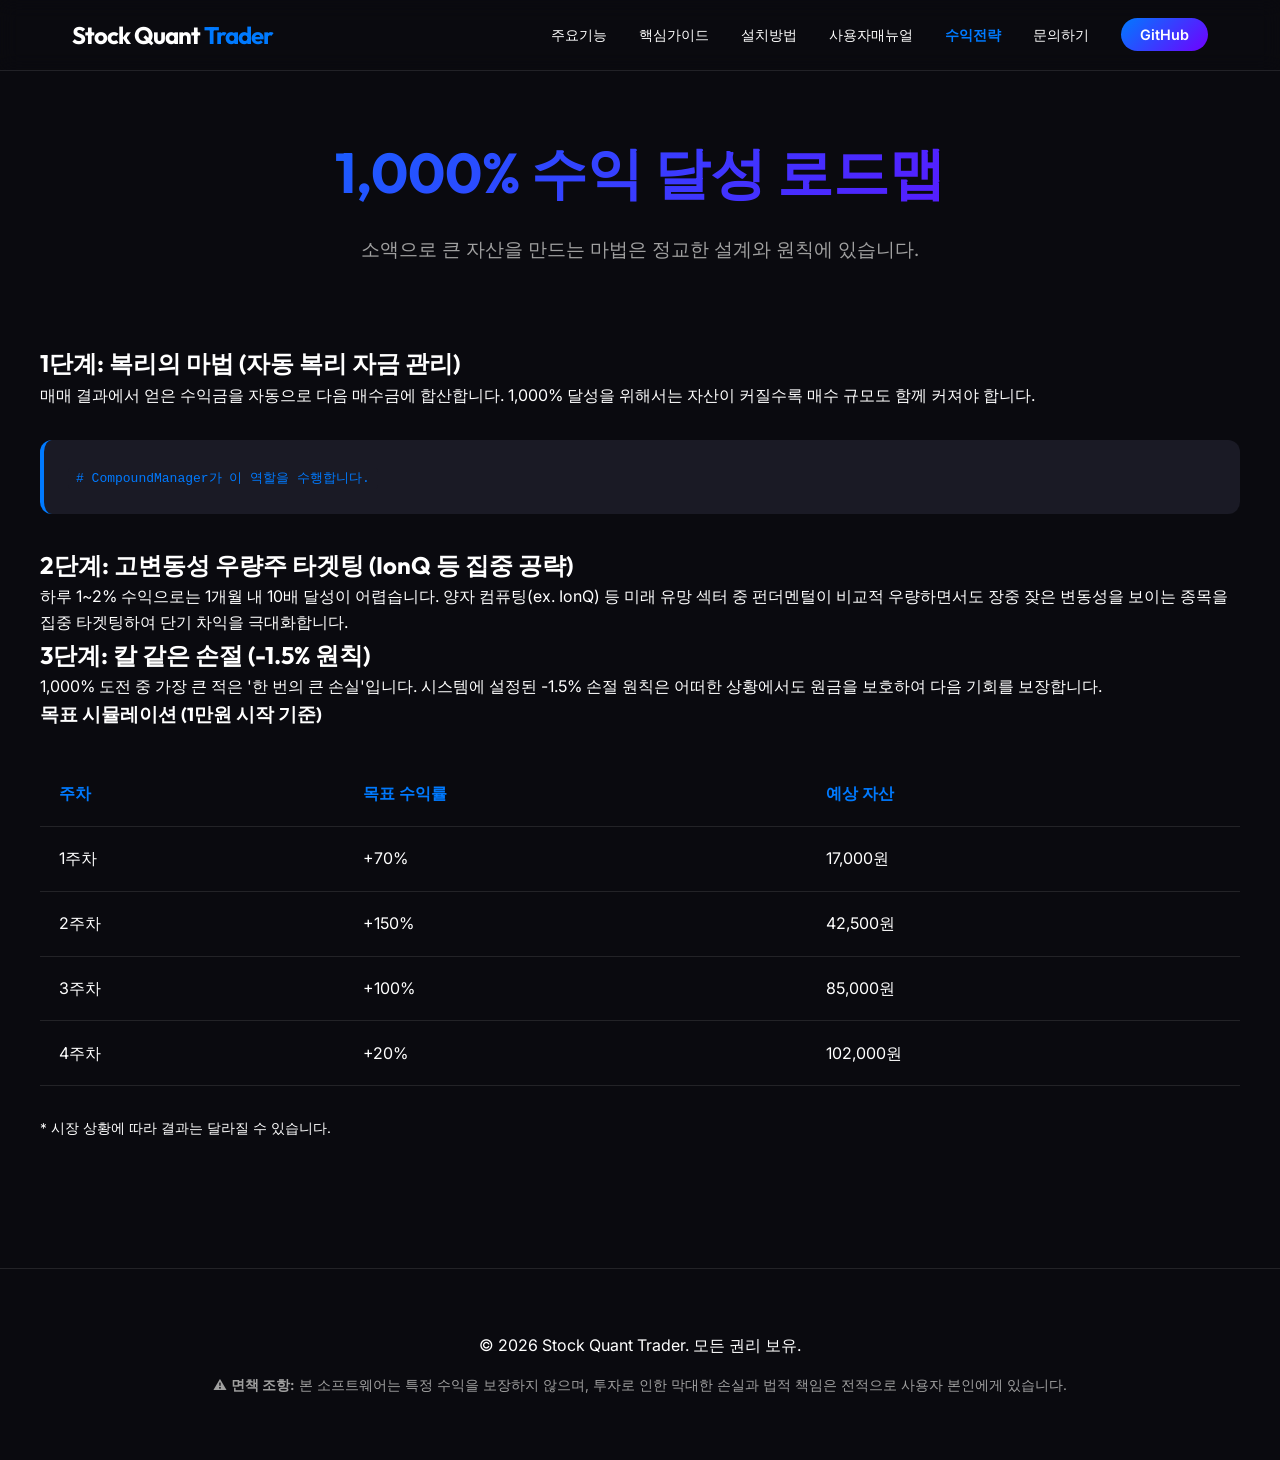
<file: docs/strategy.html>
<!DOCTYPE html>
<html lang="ko">
<head>
    <meta charset="UTF-8">
    <meta name="viewport" content="width=device-width, initial-scale=1.0">
    <title>수익전략 - Stock Quant Trader</title>
    <link rel="stylesheet" href="style.css">
    <link href="https://fonts.googleapis.com/css2?family=Inter:wght@300;400;600;800&family=Outfit:wght@400;700&display=swap" rel="stylesheet">
</head>
<body>
    <header id="main-header">
        <nav class="container">
            <div class="logo"><a href="index.html" style="text-decoration:none; color:inherit;">Stock Quant <span>Trader</span></a></div>
            <ul class="nav-links">
                <li><a href="features.html">주요기능</a></li>
                <li><a href="high_profit.html">핵심가이드</a></li>
                <li><a href="installation.html">설치방법</a></li>
                <li><a href="manual.html">사용자매뉴얼</a></li>
                <li><a href="strategy.html" class="active">수익전략</a></li>
                <li><a href="contact.html">문의하기</a></li>
                <li><a href="https://github.com/leemgs/stock-quant-trader" class="btn-github">GitHub</a></li>
            </ul>
        </nav>
    </header>

    <main class="container section">
        <h1 class="page-title">1,000% 수익 달성 로드맵</h1>
        <p class="page-subtitle">소액으로 큰 자산을 만드는 마법은 정교한 설계와 원칙에 있습니다.</p>

        <div class="strategy-details">
            <div class="strategy-stage">
                <h2>1단계: 복리의 마법 (자동 복리 자금 관리)</h2>
                <p>매매 결과에서 얻은 수익금을 자동으로 다음 매수금에 합산합니다. 1,000% 달성을 위해서는 자산이 커질수록 매수 규모도 함께 커져야 합니다.</p>
                <div class="code-box"><code># CompoundManager가 이 역할을 수행합니다.</code></div>
            </div>

            <div class="strategy-stage">
                <h2>2단계: 고변동성 우량주 타겟팅 (IonQ 등 집중 공략)</h2>
                <p>하루 1~2% 수익으로는 1개월 내 10배 달성이 어렵습니다. 양자 컴퓨팅(ex. IonQ) 등 미래 유망 섹터 중 펀더멘털이 비교적 우량하면서도 장중 잦은 변동성을 보이는 종목을 집중 타겟팅하여 단기 차익을 극대화합니다.</p>
            </div>

            <div class="strategy-stage">
                <h2>3단계: 칼 같은 손절 (-1.5% 원칙)</h2>
                <p>1,000% 도전 중 가장 큰 적은 '한 번의 큰 손실'입니다. 시스템에 설정된 -1.5% 손절 원칙은 어떠한 상황에서도 원금을 보호하여 다음 기회를 보장합니다.</p>
            </div>

            <div class="strategy-table-box">
                <h3>목표 시뮬레이션 (1만원 시작 기준)</h3>
                <table class="manual-table">
                    <tr><th>주차</th><th>목표 수익률</th><th>예상 자산</th></tr>
                    <tr><td>1주차</td><td>+70%</td><td>17,000원</td></tr>
                    <tr><td>2주차</td><td>+150%</td><td>42,500원</td></tr>
                    <tr><td>3주차</td><td>+100%</td><td>85,000원</td></tr>
                    <tr><td>4주차</td><td>+20%</td><td>102,000원</td></tr>
                </table>
                <p class="small-text">* 시장 상황에 따라 결과는 달라질 수 있습니다.</p>
            </div>
        </div>
    </main>

    <footer id="main-footer">
        <div class="container">
            <p>&copy; 2026 Stock Quant Trader. 모든 권리 보유.</p>
            <p class="disclaimer" style="margin-top:1rem; font-size:0.85rem; color:var(--text-muted);">⚠️ <strong>면책 조항:</strong> 본 소프트웨어는 특정 수익을 보장하지 않으며, 투자로 인한 막대한 손실과 법적 책임은 전적으로 사용자 본인에게 있습니다.</p>
        </div>
    </footer>
</body>
</html>
</file>
<file: docs/style.css>
:root {
    --bg-color: #0a0a0f;
    --card-bg: rgba(255, 255, 255, 0.05);
    --primary-color: #007aff;
    --secondary-color: #7000ff;
    --text-color: #ffffff;
    --text-muted: #a0a0a0;
    --accent-gradient: linear-gradient(135deg, #007aff, #7000ff);
    --glass-border: rgba(255, 255, 255, 0.1);
}

* {
    margin: 0;
    padding: 0;
    box-sizing: border-box;
}

html {
    scroll-behavior: smooth;
}

body {
    background-color: var(--bg-color);
    color: var(--text-color);
    font-family: 'Inter', sans-serif;
    line-height: 1.6;
    overflow-x: hidden;
}

h1, h2, h3, .logo {
    font-family: 'Outfit', sans-serif;
}

.container {
    max-width: 1200px;
    margin: 0 auto;
    padding: 0 2rem;
}

/* Header */
header {
    position: fixed;
    top: 0;
    width: 100%;
    z-index: 1000;
    background: rgba(10, 10, 15, 0.8);
    backdrop-filter: blur(10px);
    border-bottom: 1px solid var(--glass-border);
    padding: 1rem 0;
}

nav {
    display: flex;
    justify-content: space-between;
    align-items: center;
}

.logo {
    font-size: 1.5rem;
    font-weight: 700;
    letter-spacing: -1px;
}

.logo span {
    color: var(--primary-color);
}

.nav-links {
    display: flex;
    list-style: none;
    gap: 2rem;
    align-items: center;
}

.nav-links a {
    text-decoration: none;
    color: var(--text-color);
    font-size: 0.9rem;
    transition: color 0.3s;
}

.nav-links a.active {
    color: var(--primary-color);
    font-weight: 700;
}

/* Sub-page Header */
.page-title {
    font-size: 3.5rem;
    text-align: center;
    margin-bottom: 1rem;
    background: var(--accent-gradient);
    -webkit-background-clip: text;
    -webkit-text-fill-color: transparent;
}

.page-subtitle {
    text-align: center;
    color: var(--text-muted);
    font-size: 1.2rem;
    margin-bottom: 5rem;
}

/* Manual Sidebar Layout */
.manual-grid {
    display: grid;
    grid-template-columns: 250px 1fr;
    gap: 4rem;
}

.manual-sidebar ul {
    list-style: none;
    position: sticky;
    top: 100px;
}

.manual-sidebar li { margin-bottom: 1rem; }
.manual-sidebar a {
    text-decoration: none;
    color: var(--text-muted);
    transition: color 0.3s;
}

.manual-sidebar a:hover { color: var(--primary-color); }

.manual-main section { margin-bottom: 6rem; }
.manual-main h2 { margin-bottom: 2rem; border-bottom: 2px solid var(--glass-border); padding-bottom: 1rem; }

/* Table Styles */
.manual-table {
    width: 100%;
    border-collapse: collapse;
    margin: 2rem 0;
}

.manual-table th, .manual-table td {
    padding: 1.2rem;
    text-align: left;
    border-bottom: 1px solid var(--glass-border);
}

.manual-table th { color: var(--primary-color); font-weight: 700; }

/* Feature Detail Cards */
.detail-card {
    display: grid;
    grid-template-columns: 1fr 1fr;
    gap: 4rem;
    align-items: center;
    margin-bottom: 8rem;
}

.detail-card.reverse { direction: rtl; }
.detail-card.reverse .detail-text { direction: ltr; }

.detail-text h2 { margin-bottom: 1.5rem; }
.detail-text ul { list-style: none; margin-top: 1.5rem; }
.detail-text li { margin-bottom: 1rem; }
.detail-text li::before { content: "•"; color: var(--primary-color); font-weight: 900; margin-right: 1rem; }

.detail-img {
    background: var(--card-bg);
    height: 400px;
    border-radius: 24px;
    display: flex;
    align-items: center;
    justify-content: center;
    border: 1px solid var(--glass-border);
    overflow: hidden;
}

.feature-img {
    width: 100%;
    height: 100%;
    object-fit: cover;
    transition: transform 0.5s;
}

.feature-img:hover {
    transform: scale(1.05);
}

/* Code Box */
.code-box {
    background: #1a1a25;
    padding: 1.5rem;
    border-radius: 12px;
    margin: 2rem 0;
    border-left: 4px solid var(--primary-color);
}

.btn-github {
    background: var(--accent-gradient);
    padding: 0.5rem 1.2rem;
    border-radius: 50px;
    font-weight: 600;
}

/* Hero Section */
#hero {
    height: 100vh;
    display: flex;
    align-items: center;
    background-size: cover;
    background-position: center;
    position: relative;
}

.hero-content {
    max-width: 700px;
}

#hero h1 {
    font-size: 4rem;
    line-height: 1.1;
    margin-bottom: 1.5rem;
}

.gradient-text {
    background: var(--accent-gradient);
    -webkit-background-clip: text;
    -webkit-text-fill-color: transparent;
}

.hero-content p {
    font-size: 1.2rem;
    color: var(--text-muted);
    margin-bottom: 2.5rem;
}

.hero-btns {
    display: flex;
    gap: 1rem;
}

.btn-primary {
    background: var(--accent-gradient);
    color: white;
    padding: 1rem 2.5rem;
    border-radius: 50px;
    text-decoration: none;
    font-weight: 700;
    transition: transform 0.3s;
}

.btn-secondary {
    border: 1px solid var(--glass-border);
    color: white;
    padding: 1rem 2.5rem;
    border-radius: 50px;
    text-decoration: none;
    font-weight: 700;
    transition: background 0.3s;
}

.btn-primary:hover { transform: scale(1.05); }
.btn-secondary:hover { background: var(--card-bg); }

/* Features */
.section { padding: 8rem 0; }
.section-title {
    text-align: center;
    font-size: 2.5rem;
    margin-bottom: 4rem;
}

.features-grid {
    display: grid;
    grid-template-columns: repeat(auto-fit, minmax(300px, 1fr));
    gap: 2rem;
}

.feature-card {
    background: var(--card-bg);
    border: 1px solid var(--glass-border);
    padding: 3rem;
    border-radius: 24px;
    transition: transform 0.3s, border-color 0.3s;
}

.feature-card:hover {
    transform: translateY(-10px);
    border-color: var(--primary-color);
}

.feature-card .icon {
    font-size: 3rem;
    margin-bottom: 1.5rem;
}

.feature-card h3 {
    font-size: 1.5rem;
    margin-bottom: 1rem;
}

.feature-card p {
    color: var(--text-muted);
}

/* Install Steps */
.bg-dark { background: #050508; }
.install-steps {
    display: grid;
    grid-template-columns: repeat(auto-fit, minmax(250px, 1fr));
    gap: 3rem;
}

.step { position: relative; }
.step-num {
    font-size: 4rem;
    font-weight: 800;
    color: rgba(255, 255, 255, 0.05);
    position: absolute;
    top: -2rem;
    left: 0;
}

.step h4 {
    font-size: 1.25rem;
    margin-bottom: 0.5rem;
    position: relative;
    z-index: 1;
}

.step p {
    color: var(--text-muted);
    position: relative;
    z-index: 1;
}

code {
    background: #1a1a25;
    padding: 0.2rem 0.5rem;
    border-radius: 4px;
    font-family: monospace;
    color: var(--primary-color);
}

/* Strategy Box */
.strategy-box {
    background: var(--accent-gradient);
    padding: 4rem;
    border-radius: 32px;
    display: flex;
    flex-wrap: wrap;
    gap: 2rem;
}

.strategy-content {
    display: grid;
    grid-template-columns: 1.5fr 1fr;
    gap: 2rem;
    width: 100%;
}

.strategy-box .section-title { text-align: left; color: white; margin-bottom: 1.5rem; }
.strategy-text p { font-size: 1.25rem; margin-bottom: 1.5rem; }
.strategy-text ul { list-style: none; }
.strategy-text li { margin-bottom: 1rem; display: flex; align-items: center; }
.strategy-text li::before { content: "✓"; margin-right: 1rem; font-weight: 800; }

.mock-chart {
    background: rgba(0, 0, 0, 0.2);
    height: 100%;
    min-height: 200px;
    border-radius: 16px;
    display: flex;
    align-items: center;
    justify-content: center;
    font-weight: 700;
    border: 2px dashed rgba(255, 255, 255, 0.3);
}

/* High Profit Guide Styles */
.profit-section {
    background: var(--card-bg);
    border: 1px solid var(--glass-border);
    padding: 3rem;
    border-radius: 24px;
    margin-bottom: 3rem;
    transition: border-color 0.3s;
}

.profit-section:hover { border-color: var(--primary-color); }

.profit-header {
    display: flex;
    align-items: center;
    gap: 1.5rem;
    margin-bottom: 2rem;
}

.profit-badge {
    background: var(--primary-color);
    color: white;
    padding: 0.4rem 1rem;
    border-radius: 50px;
    font-size: 0.8rem;
    font-weight: 800;
}

.profit-body p { font-size: 1.1rem; margin-bottom: 1.5rem; }
.profit-body ul { list-style: none; }
.profit-body li { margin-bottom: 1rem; display: flex; align-items: flex-start; }
.profit-body li::before { content: "🎯"; margin-right: 1rem; }

.config-highlight {
    background: #000;
    padding: 2rem;
    border-radius: 16px;
    border-left: 5px solid var(--secondary-color);
    margin-top: 1.5rem;
}

.config-highlight code { color: #00ff00; }

/* Contact Card */
.contact-card {
    background: var(--card-bg);
    border: 1px solid var(--glass-border);
    padding: 4rem;
    border-radius: 32px;
    text-align: center;
    max-width: 800px;
    margin: 0 auto;
}

.contact-card h2 { margin-bottom: 1.5rem; }
.contact-card p { color: var(--text-muted); margin-bottom: 2rem; }

.email-box {
    display: inline-flex;
    flex-direction: column;
    align-items: center;
    justify-content: center;
    background: linear-gradient(145deg, rgba(0, 122, 255, 0.1), rgba(112, 0, 255, 0.1));
    padding: 2.5rem 4rem;
    border-radius: 24px;
    border: 1px solid rgba(0, 122, 255, 0.3);
    box-shadow: 0 0 20px rgba(0, 122, 255, 0.15), inset 0 0 10px rgba(112, 0, 255, 0.1);
    margin-bottom: 2rem;
    margin-top: 1rem;
    transition: all 0.4s ease;
    text-decoration: none;
    width: 100%;
}

.email-box:hover { 
    transform: translateY(-5px);
    box-shadow: 0 0 30px rgba(0, 122, 255, 0.4), inset 0 0 15px rgba(112, 0, 255, 0.2);
    border-color: rgba(0, 122, 255, 0.8);
}

.email-link {
    background: var(--accent-gradient);
    -webkit-background-clip: text;
    -webkit-text-fill-color: transparent;
    text-decoration: none;
    font-weight: 800;
    font-size: 2.2rem;
    margin-top: 0.5rem;
    word-break: break-all;
}

.email-label {
    color: var(--text-color);
    font-size: 1.1rem;
    font-weight: 600;
    letter-spacing: 1px;
    opacity: 0.8;
}

.small-text { font-size: 0.85rem !important; }

/* Footer */
footer {
    padding: 4rem 0;
    border-top: 1px solid var(--glass-border);
    text-align: center;
}

.disclaimer {
    margin-top: 1rem;
    font-size: 0.8rem;
    color: var(--text-muted);
}

/* Animations */
.fade-in {
    opacity: 0;
    transform: translateY(20px);
    transition: opacity 0.8s, transform 0.8s;
}

.fade-in.visible {
    opacity: 1;
    transform: translateY(0);
}

.delay-1 { transition-delay: 0.2s; }
.delay-2 { transition-delay: 0.4s; }

/* Mobile */
@media (max-width: 768px) {
    #hero h1 { font-size: 2.5rem; }
    .strategy-content { grid-template-columns: 1fr; }
    .nav-links { display: none; }
}
</file>
